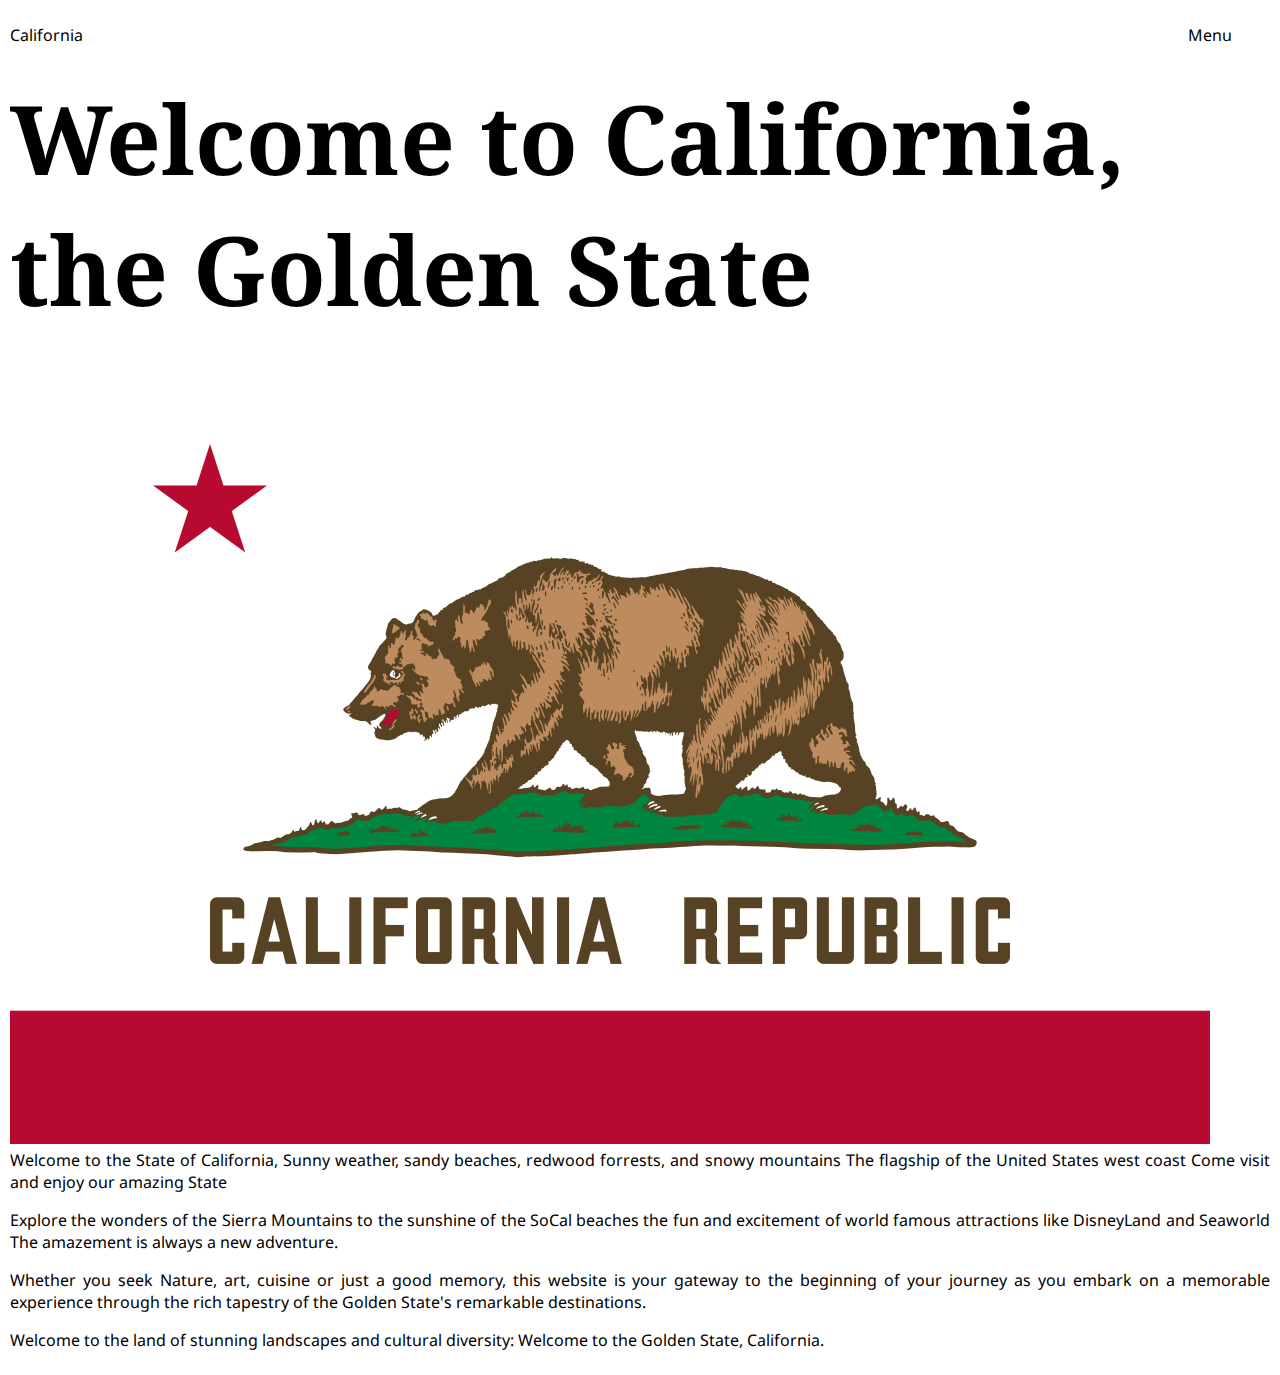
<file: California_Site/index.html>
<!DOCTYPE html>
<html lang="en">

<head>
    <meta charset="UTF-8">
    <meta name="viewport" content="width=device-width, initial-scale=1.0">
    <title>Welcome to the Golden State</title>
    <link rel="stylesheet" href="https://fonts.googleapis.com/css2?family=Noto+Serif"> 
    <link rel="stylesheet" href="https://fonts.googleapis.com/css2?family=Noto+Sans"> 
    <link rel="stylesheet" href="Styles/Base/basic_styles.css"> 
    <link rel="stylesheet" href="Styles/Pages/index.css"> 
</head>
<!-- Body and header with dropdown menu for nav-->
<body>
    <header>
        <p>California</p>
        <nav>
            <ul> <!-- Dropdown menu for homepage, this is pretty static across all pages-->
                <li class="dropdown-menu"><a href="#">Menu</a>
                    <ul class="dropdown-list">
                        <li><a href="sacramento.html">State Capitol</a></li>
                        <li><a href="la.html">Los Angeles</a></li>
                        <li><a href="sf.html">San Francisco</a></li>
                        <li><a href="sources.html">Sources</a></li>
                        <li><a href="contact.html">Contact</a></li>
                    </ul>
                </li>
            </ul>
        </nav>
    </header>
    <!-- Intro and main content -->
    <h1>Welcome to California, the Golden State</h1>
    <div id="main-container">
        <section>
            <!-- Image and alt text for main page -->
            <img class="section--image" id="Flag"
                src="Images/Flag.png" alt="Flag of California">
        </section>
        <aside>
            <p>
                <!-- Main Page Text -->
                Welcome to the State of California,
                Sunny weather, sandy beaches, redwood forrests, and snowy mountains
                The flagship of the United States west coast
                Come visit and enjoy our amazing State
            </p>
            <p>
                Explore the wonders of the Sierra Mountains to the sunshine of the SoCal beaches
                the fun and excitement of world famous attractions like DisneyLand and Seaworld
                The amazement is always a new adventure.
            </p>
            <p>
                Whether you seek Nature, art, cuisine or just a good memory, this 
                website is your gateway to the beginning of your journey
                as you embark on a memorable experience through the rich tapestry of the Golden State's
                remarkable destinations.
            </p>
            <p>
                Welcome to the land of stunning landscapes and cultural diversity:
                Welcome to the Golden State, California.

            </p>
        </aside>
    </div>
</body>

</html>
</file>
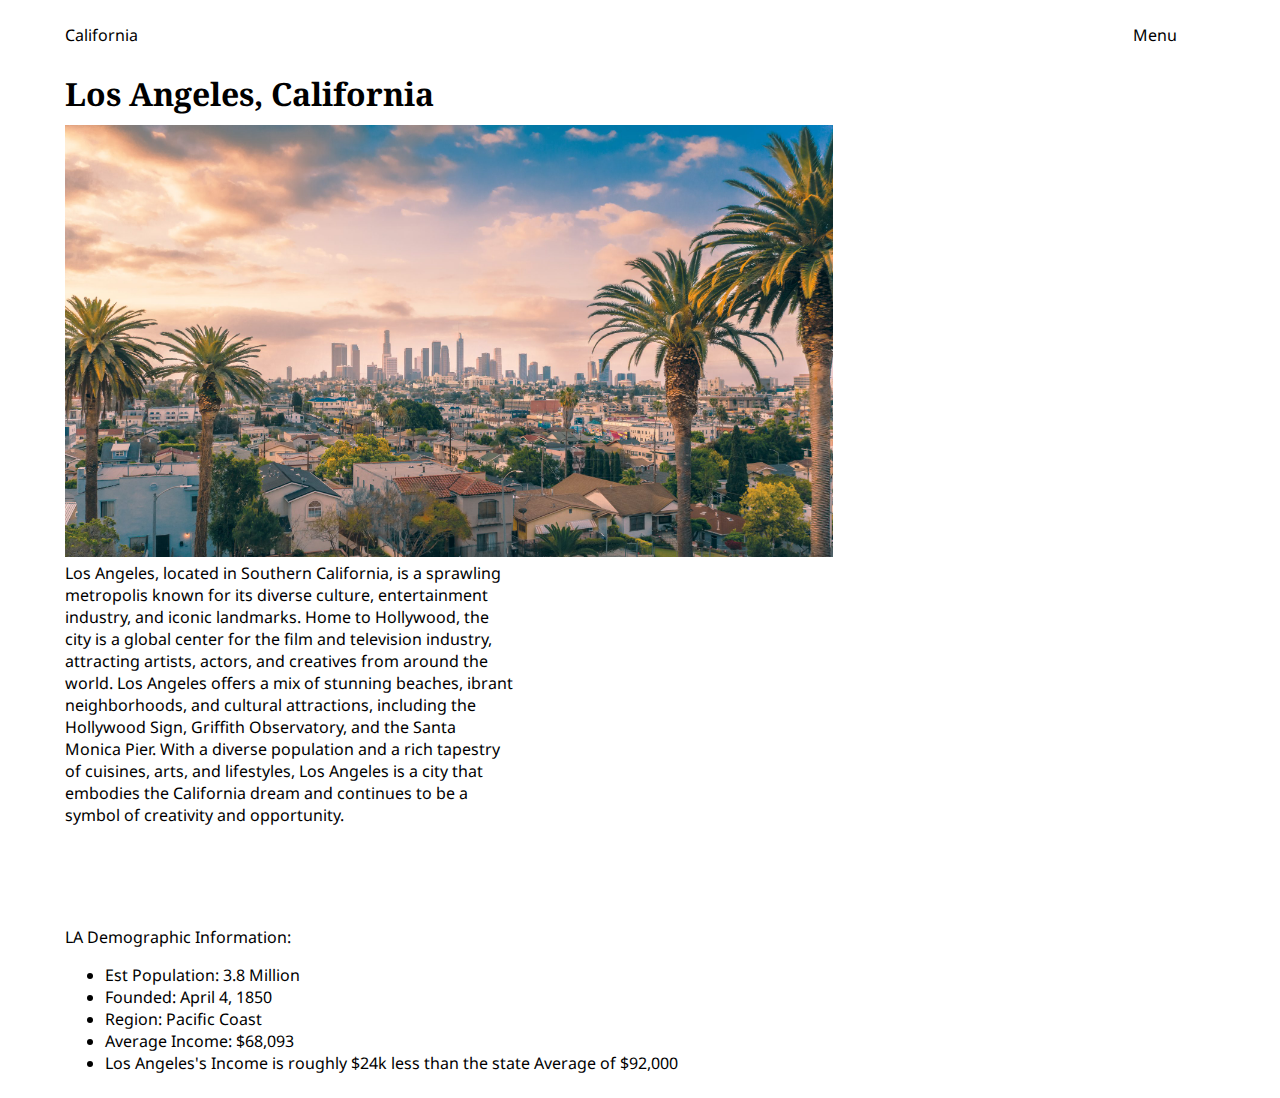
<file: California_Site/la.html>
<!DOCTYPE html>
<html lang="en">

<head>
    <meta charset="UTF-8">
    <meta name="viewport" content="width=device-width, initial-scale=1.0">
    <title>LA, Los Angeles, California</title>
    <link rel="stylesheet" href="https://fonts.googleapis.com/css2?family=Noto+Serif">
    <link rel="stylesheet" href="https://fonts.googleapis.com/css2?family=Noto+Sans">
    <link rel="stylesheet" href="Styles/Base/basic_styles.css">
    <link rel="stylesheet" href="Styles/Base/city_styles.css">
    <link rel="stylesheet" href="Styles/Pages/la.css">
</head>

<body>
    <header>
        <p>California</p>
        <nav>
            <ul><!-- Menu Button for Los Angeles Page -->
                <li class="dropdown-menu"><a href="#">Menu</a>
                    <ul class="dropdown-list">
                        <li><a href="index.html">Home</a></li>
                        <li><a href="la.html">State Capitol</a></li>
                        <li><a href="sf.html">San Francisco</a></li>
                        <li><a href="sources.html">Sources</a></li>
                        <li><a href="contact.html">Contact</a></li>
                    </ul>
                </li>
            </ul>
        </nav>
    </header>

    <h1>Los Angeles, California</h1>
    <div id="main-page-contents">
        <section>
            <!-- Image and alt text for LA page-->
            <img id="main-image" src="Images/palm.jpg"
                alt="Skyline of Los Angeles">

        </section>
        <aside> <!-- Main Body text for Los Angeles Page-->
            <p>Los Angeles, located in Southern California, is a sprawling metropolis known for its diverse culture, entertainment industry, 
                and iconic landmarks. Home to Hollywood, the city is a global center for the film and television industry, 
                attracting artists, actors, and creatives from around the world. Los Angeles offers a mix of stunning beaches, 
                ibrant neighborhoods, and cultural attractions, including the Hollywood Sign, Griffith Observatory, and the Santa Monica Pier. 
                With a diverse population and a rich tapestry of cuisines, arts, and lifestyles, 
                Los Angeles is a city that embodies the California dream and continues to be a symbol of creativity and opportunity.
            </p>
            <!-- Demographic information for LA-->
            <div class="aside-funbox">
                <p>LA Demographic Information:</p>
                <ul>
                    <li>Est Population: 3.8 Million</li>
                    <li>Founded: April 4, 1850</li>
                    <li>Region: Pacific Coast</li>
                    <li>Average Income: $68,093</li>
                    <li>Los Angeles's Income is roughly $24k less than the state Average of $92,000</li>
                </ul>
            </div>
        </aside>
    </div>
</body>

</html>
</file>
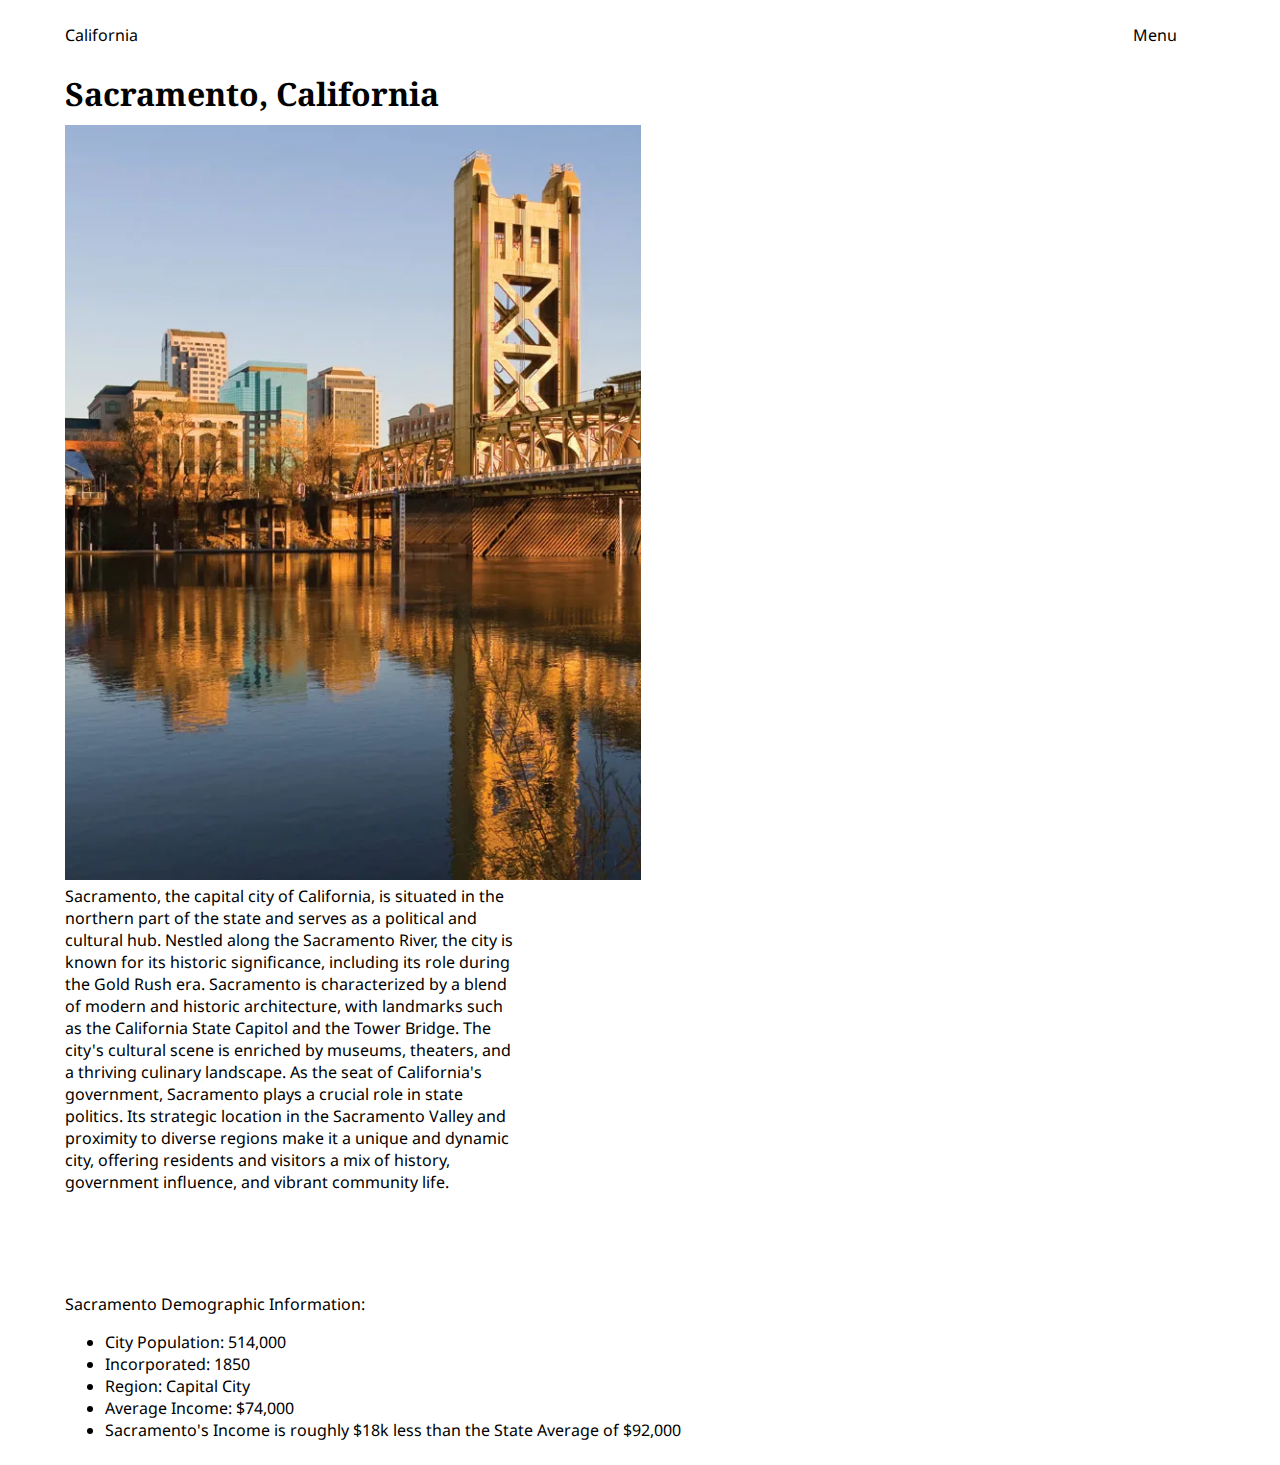
<file: California_Site/sacramento.html>
<!DOCTYPE html>
<html lang="en">

<head>
    <meta charset="UTF-8">
    <meta name="viewport" content="width=device-width, initial-scale=1.0">
    <title>Sacramento, California</title>
    <link rel="stylesheet" href="https://fonts.googleapis.com/css2?family=Noto+Serif">
    <link rel="stylesheet" href="https://fonts.googleapis.com/css2?family=Noto+Sans">
    <link rel="stylesheet" href="Styles/Base/basic_styles.css">
    <link rel="stylesheet" href="Styles/Base/city_styles.css">
    <link rel="stylesheet" href="Styles/Pages/sacramento.css">

</head>

<body>
    <header>
        <p>California</p>
        <nav>
            <ul>
                <li class="dropdown-menu"><a href="#">Menu</a>
                    <ul class="dropdown-list">
                        <li><a href="index.html">Home</a></li>
                        <li><a href="la.html">Los Angeles</a></li>
                        <li><a href="sf.html">San Francisco</a></li>
                        <li><a href="sources.html">Sources</a></li>
                        <li><a href="contact.html">Contact</a></li>
                    </ul>
                </li>
            </ul>
        </nav>
    </header>

    <h1>Sacramento, California</h1>
    <div id="main-page-contents">
        <section><!-- Image and alt text for Sacramento Page-->
            <img id="main-image" src="Images/tower.webp"
                alt="Image of Iconic Tower Bridge in Sacramento">

        </section>
        <aside>
            <!-- Main Body text for Sacramento/Capital City Page -->
            <p> Sacramento, the capital city of California, is situated in the northern part of the state and serves as a political and cultural hub. 
                Nestled along the Sacramento River, the city is known for its historic significance, including its role during the Gold Rush era. 
                Sacramento is characterized by a blend of modern and historic architecture, with landmarks such as the California State Capitol and the Tower Bridge.

                The city's cultural scene is enriched by museums, theaters, and a thriving culinary landscape. 
                As the seat of California's government, Sacramento plays a crucial role in state politics. 
                Its strategic location in the Sacramento Valley and proximity to diverse regions make it a unique and dynamic city, 
                offering residents and visitors a mix of history, government influence, and vibrant community life.
            </p>
            <!-- Demographic Information for Sacramento Page-->
            <div class="aside-funbox">
                <p>Sacramento Demographic Information:</p>
                <ul>
                    <li>City Population: 514,000</li>
                    <li>Incorporated: 1850</li>
                    <li>Region: Capital City</li>
                    <li>Average Income: $74,000</li>
                    <li>Sacramento's Income is roughly $18k less than the State Average of $92,000 </li>
                </ul>

            </div>
        </aside>


    </div>
</body>

</html>
</file>
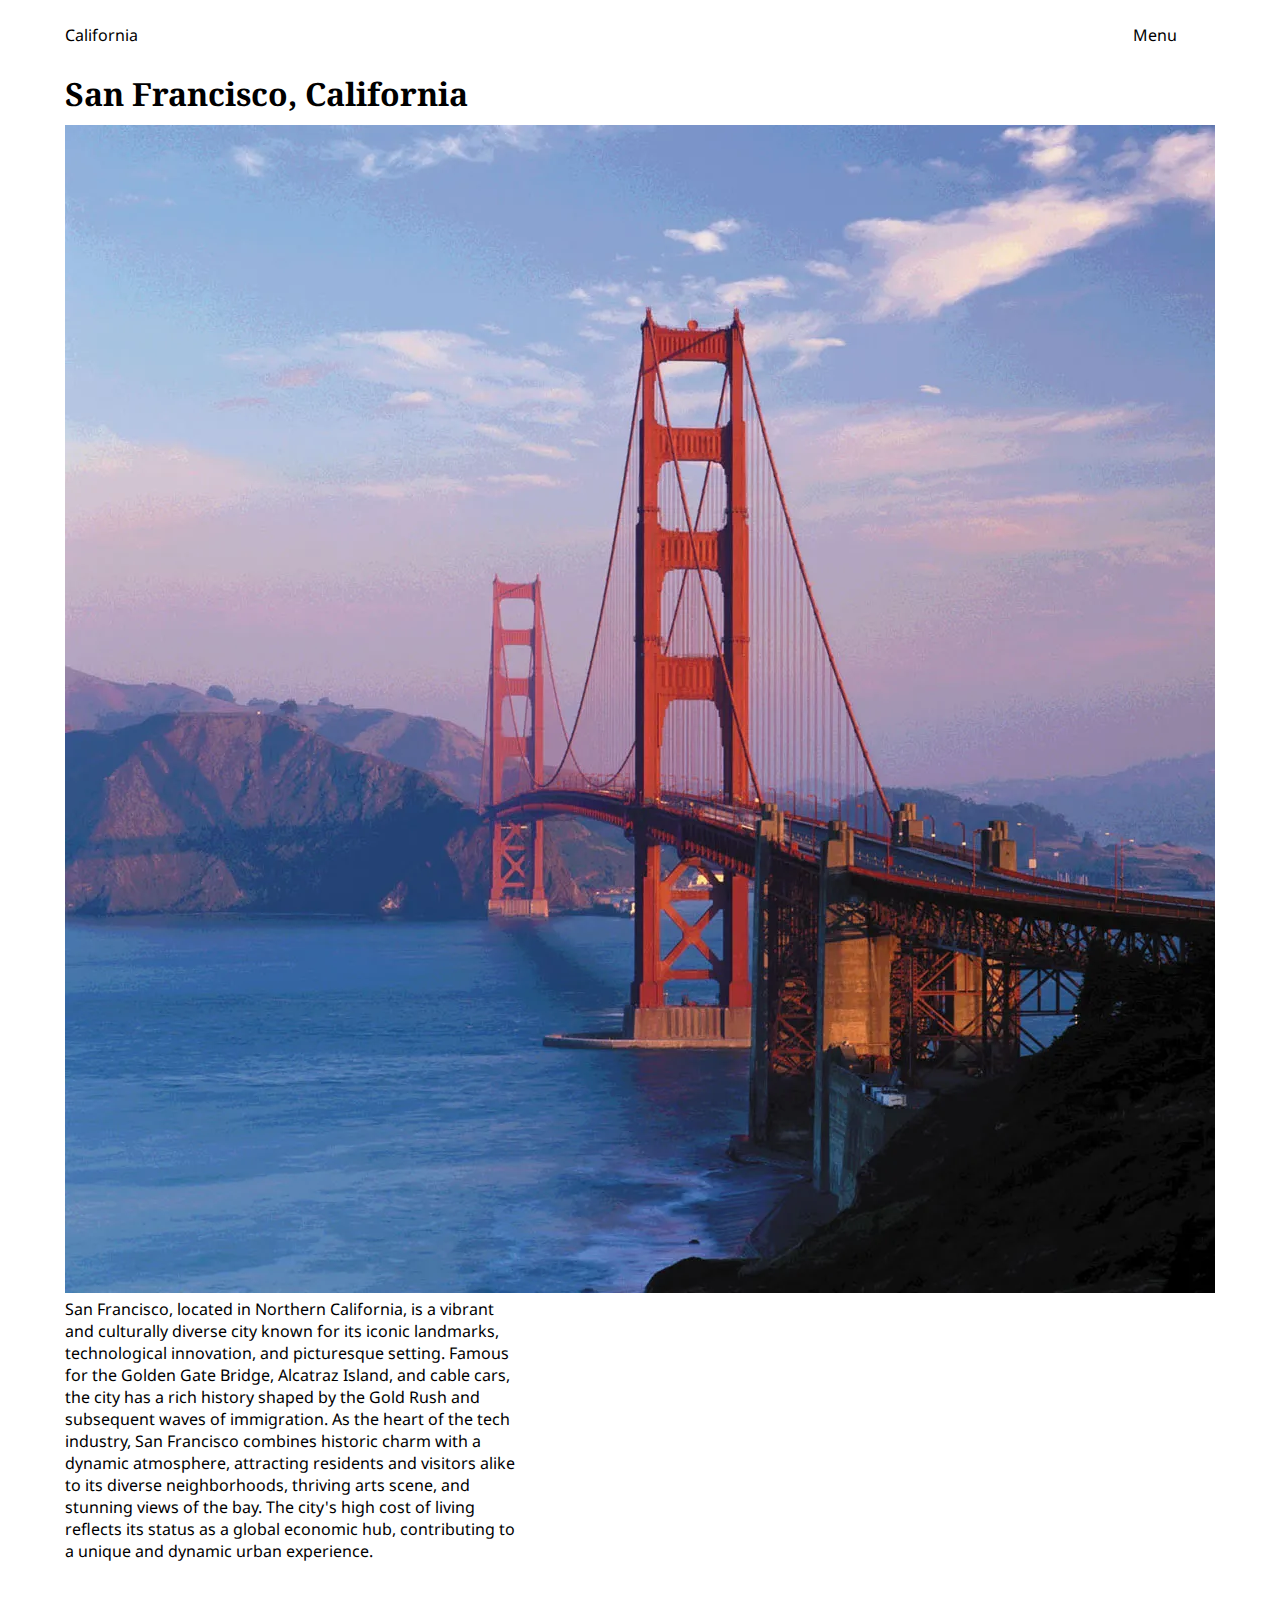
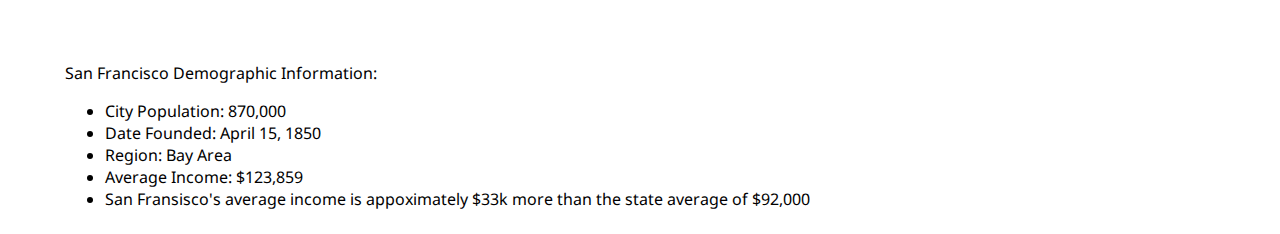
<file: California_Site/sf.html>
<!DOCTYPE html>
<html lang="en">

<head>
    <meta charset="UTF-8">
    <meta name="viewport" content="width=device-width, initial-scale=1.0">
    <title>San Francisco, California</title>
    <link rel="stylesheet" href="https://fonts.googleapis.com/css2?family=Noto+Serif">
    <link rel="stylesheet" href="https://fonts.googleapis.com/css2?family=Noto+Sans">
    <link rel="stylesheet" href="Styles/Base/basic_styles.css">
    <link rel="stylesheet" href="Styles/Base/city_styles.css">
    <link rel="stylesheet" href="Styles/Pages/sf.css"> 

</head>

<body>
    <header>
        <p>California</p>
        <nav>
            <ul>
                <li class="dropdown-menu"><a href="#">Menu</a>
                    <ul class="dropdown-list">
                        <li><a href="index.html">Home</a></li>
                        <li><a href="sacramento.html">State Capitol</a></li>
                        <li><a href="la.html">Los Angeles</a></li>
                        <li><a href="sources.html">Sources</a></li>
                        <li><a href="contact.html">Contact</a></li>
                    </ul>
                </li>
            </ul>
        </nav>
    </header>

    <h1>San Francisco, California</h1>
    <div id="main-page-contents">
        <section><!-- Image and alt text for SF page-->
            <img id="main-image" src="Images/sf.webp"
                alt="Golden Gate Bridge in San Francisco">

        </section>
        <aside> 
            <!-- Main Body Text for SF page -->
            <p> San Francisco, located in Northern California, 
                is a vibrant and culturally diverse city known for its iconic landmarks, 
                technological innovation, and picturesque setting. Famous for the Golden Gate Bridge, 
                Alcatraz Island, and cable cars, the city has a rich history shaped by the Gold Rush and subsequent waves of immigration. 
                As the heart of the tech industry, San Francisco combines historic charm with a dynamic atmosphere, 
                attracting residents and visitors alike to its diverse neighborhoods, thriving arts scene, and stunning views of the bay. 
                The city's high cost of living reflects its status as a global economic hub, contributing to a unique and dynamic urban experience.
            </p>
            <!-- Demographic information for SF page-->
            <div class="aside-funbox">
                <p>San Francisco Demographic Information:</p>
                <ul>
                    <li>City Population: 870,000</li>
                    <li>Date Founded: April 15, 1850</li>
                    <li>Region: Bay Area</li>
                    <li>Average Income: $123,859</li>
                    <li>San Fransisco's average income is appoximately $33k more than the state average of $92,000</li>
                </ul>

            </div>
        </aside>


    </div>
</body>

</html>
</file>
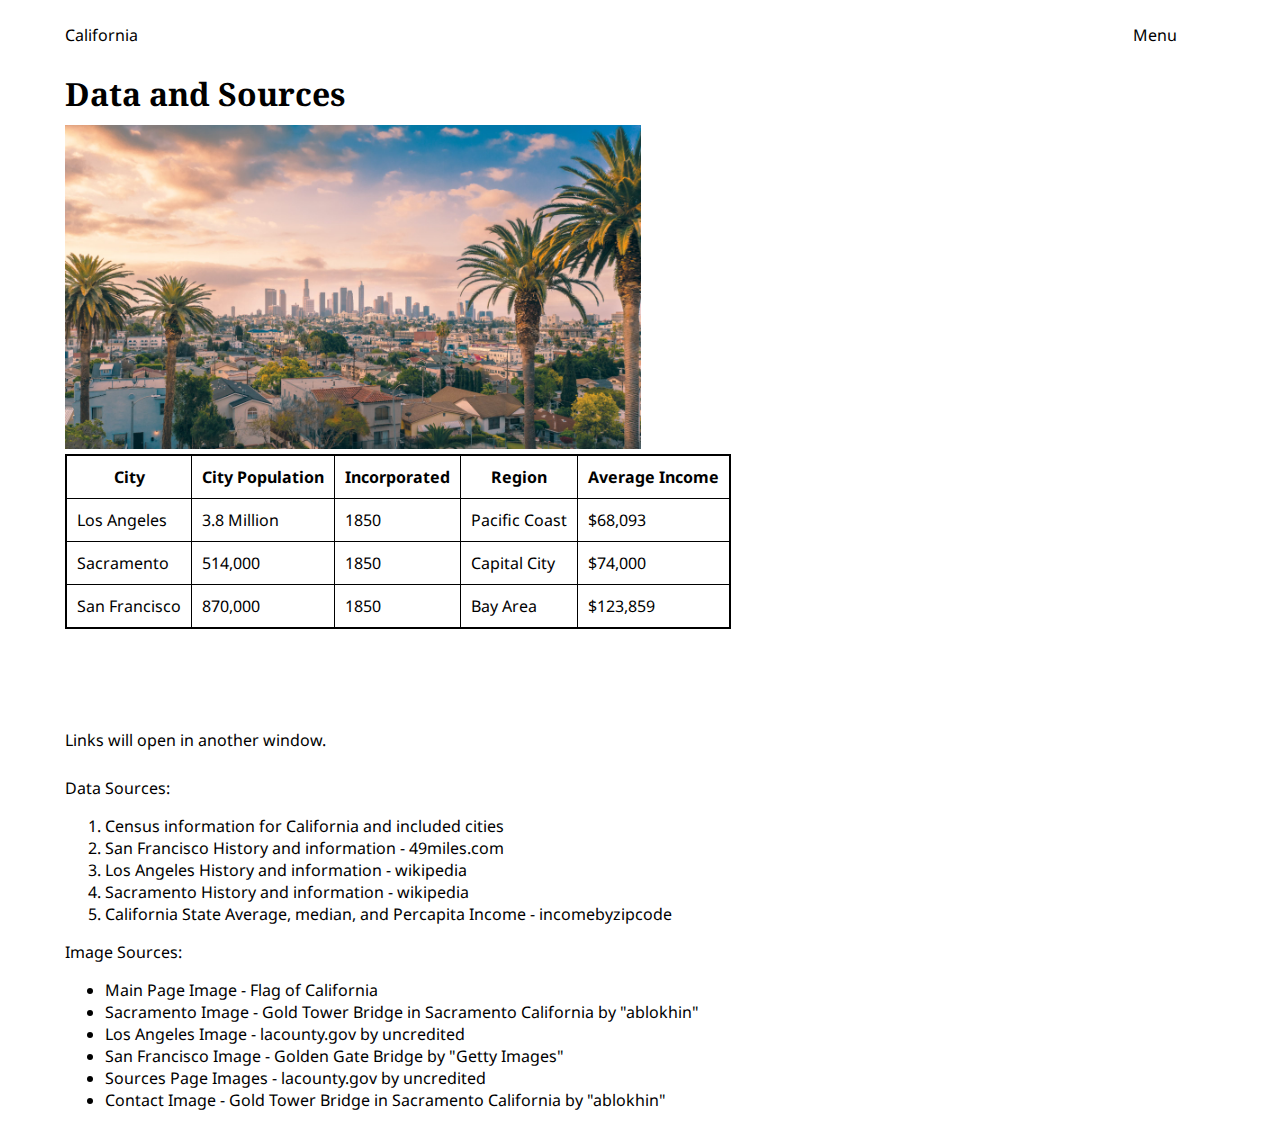
<file: California_Site/sources.html>
<!DOCTYPE html>
<html lang="en">

<head>
    <meta charset="UTF-8">
    <meta name="viewport" content="width=device-width, initial-scale=1.0">
    <title>Data and Sources</title>
    <link rel="stylesheet" href="https://fonts.googleapis.com/css2?family=Noto+Serif">
    <link rel="stylesheet" href="https://fonts.googleapis.com/css2?family=Noto+Sans">
    <link rel="stylesheet" href="Styles/Base/basic_styles.css">
    <link rel="stylesheet" href="Styles/Base/city_styles.css">
    <link rel="stylesheet" href="Styles/Base/sources_styles.css">
</head>

<body>
    <header>
        <p>California</p>
        <nav>
            <ul>
                <li class="dropdown-menu"><a href="#">Menu</a>
                    <ul class="dropdown-list">
                        <li><a href="index.html">Home</a></li>
                        <li><a href="sacramento.html">State Capitol</a></li>
                        <li><a href="la.html">Los Angeles</a></li>
                        <li><a href="sf.html">San Francisco</a></li>
                        <li><a href="sources.html">Sources</a></li>
                        <li><a href="contact.html">Contact</a></li>
                    </ul>
                </li>
            </ul>
        </nav>
    </header>

    <h1>Data and Sources</h1>
    <div id="main-page-contents">
        <section>
            <img id="main-image" src="Images/palm.jpg" alt="Los Angeles Skyline">

        </section>
        <aside>
            <table>
                <tr>
                    <th>City</th>
                    <th>City Population</th>
                    <th>Incorporated</th>
                    <th>Region</th>
                    <th>Average Income</th>
                </tr>
                <tr>
                    <td>Los Angeles</td>
                    <td>3.8 Million</td>
                    <td>1850</td>
                    <td>Pacific Coast</td>
                    <td>$68,093</td>
                </tr>
                <tr>
                    <td>Sacramento</td>
                    <td>514,000</td>
                    <td>1850</td>
                    <td>Capital City</td>
                    <td>$74,000</td>
                </tr>
                <tr>
                    <td>San Francisco</td>
                    <td>870,000</td>
                    <td>1850</td>
                    <td>Bay Area</td>
                    <td>$123,859</td>
                </tr>
            </table>
            <div class="aside-funbox">
                <p>Links will open in another window.</p>
                <div id="data-sources">
                    <p>Data Sources:</p>
                    <ol>
                        <li><a target="_blank"
                                href="https://www.census.gov/quickfacts/fact/table/CA/PST045223">
                                Census information for California and included cities
                            </a>
                        </li>
                        <li><a target="_blank" href="https://49miles.com/2022/a-brief-history-of-san-francisco-everything-you-need-to-know/#:~:text=The%20city's%20history%20is%20marked,rights%20movement%20of%20the%201970s.">
                                San Francisco History and information - 49miles.com</a>
                        </li>
                        <li><a target="_blank" href="https://en.wikipedia.org/wiki/Los_Angeles">
                                Los Angeles History and information - wikipedia</a>
                        </li>
                        <li><a target="_blank"
                                href="https://en.wikipedia.org/wiki/Sacramento,_California">
                                Sacramento History and information - wikipedia</a>
                        </li>
                        <li><a target="_blank"
                            href="https://www.incomebyzipcode.com/california">
                            California State Average, median, and Percapita Income - incomebyzipcode</a>
                        </li>
                    </ol>
                </div>
                <div id="">
                    <p>Image Sources:</p>
                    <ul>
                        <li><a href="https://en.wikipedia.org/wiki/Flag_of_California">Main Page Image - Flag of California </a></li>
                        <li><a href="https://www.istockphoto.com/photo/gold-tower-bridge-in-sacramento-california-during-blue-sunset-with-downtown-and-goose-gm855702542-140821297">Sacramento Image - Gold Tower Bridge in Sacramento California by "ablokhin"
                                </a></li>
                        <li><a href="https://lacounty.gov/government/about-la-county/about/">Los Angeles Image - lacounty.gov by uncredited </a></li>
                        <li><a
                                href="https://www.britannica.com/place/San-Francisco-California">
                                San Francisco Image - Golden Gate Bridge by "Getty Images"</a></li>
                        <li><a href="https://lacounty.gov/government/about-la-county/about/">Sources Page Images - lacounty.gov by uncredited
                                </a></li>
                        <li><a href="https://www.istockphoto.com/photo/gold-tower-bridge-in-sacramento-california-during-blue-sunset-with-downtown-and-goose-gm855702542-140821297">Contact Image - Gold Tower Bridge in Sacramento California by "ablokhin" </a></li>
                    </ul>
                </div>
            </div>
        </aside>


    </div>
</body>

</html>
</file>
<file: California_Site/Styles/Base/basic_styles.css>
body {
    margin-left: 65px;
    margin-right: 65px;
    color: black;
    background-color: white;
    font-family: 'Noto Sans';
}

h1 {
    margin-bottom: 10px;
    margin-top: 10px;
    font-family: 'Noto Serif';
}

a {
    color: black;
    text-decoration-line: none;
    width: max-content;
}

a:visited {
    color: black;
}

a:hover {
    color: black;
    text-shadow: 0px 0px 0.125rem black;
    transition: all 0.3s;
}

header {
    display: flex;
    justify-content: space-between;
}

nav li .dropdown-list a {
    font-size: .8rem;
}

nav ul li {
    display: inline-block;
}

.dropdown-menu {
    position: relative;
    right: 3vw;
}

.dropdown-list {
    display: none;
    position: absolute;
    left: -10%;
    padding-left: 10%;
    background-color: white;
    width: max-content;
}

.dropdown-list li {
    display: block;
}

.dropdown-menu:hover .dropdown-list {
    display: block;
}

.dropdown-menu li {
    padding-top: 10px;
    padding-bottom: 10px;
}

aside p {
    margin-top: 0px;
}

table {
    border-collapse: collapse;
    border: 2px solid black;
    width: 100%;
}

th,
td {
    padding: 10px;
    border: 1px solid black;
}

th {
    background-color: white;
    font-weight: bold;
}

form {
    display: flex;
    flex-direction: column;
    align-items: center;
    max-width: 400px;
    margin: 0 auto;
}

form div {
    display: flex;
    flex-direction: column;
    margin-bottom: 15px;
}

@media screen and (max-width:900px) {
    nav div {
        margin-left: 0px
    }
}


/* Modelled much of the stylistic choices off of similar pages that I used for my Data and sources information by inspecting HTML element*/
</file>
<file: California_Site/Styles/Pages/index.css>
h1 {
     font-size: 12rem;
 }

 #main-container {
     display: flex;
 }

 .section--image {
     width: 75vw;
 }

 aside {
     text-align: justify;
     margin-left: 65px;
     width: 30ch;
 }

 @media screen and (max-width:1300px) {
     h1 {
         font-size: 6rem;
     }

     aside {
         margin-left: 30px;
     }

 }

 @media screen and (max-width:1500px) {
     body {
         margin-left: 10px;
         margin-right: 10px;
     }

     .section--image {
         width: 100%;
     }

     #main-container {
         flex-wrap: wrap;
         align-content: flex-start;
     }

     aside {
         margin-left: 0;
         width: 100%;
     }

 }


/* Modelled much of the stylistic choices off of similar pages that I used for my Data and sources information by inspecting HTML element*/
</file>
<file: California_Site/Styles/Base/city_styles.css>
#main-page-contents {
    display: flex;
    align-content: center;
}

section {
    width: 40vw;
    overflow: hidden;
    height: 85vh;
}

#main-image {
    width: 90vw;
    position: relative;
    left: -25vw;
    top: -10vh;
}

aside {
    margin-left: 65px;
}

.aside-funbox {
    margin-top: 100px;
}

aside p {
    max-width: 50ch;
}

@media screen and (max-width:1500px) {
    #main-page-contents {
        flex-wrap: wrap;
    }

    section {
        height: auto;
        width: auto;
    }

    #main-image {
        width: 100vw;
        position: static;
    }

    aside {
        margin-left: 0px;
    }
}

@media screen and (max-width:500px) {
    #main-image {
        height: 100vw;
        width: auto;
        margin-left: -60vw;

    }
}

/* Modelled much of the stylistic choices off of similar pages that I used for my Data and sources information by inspecting HTML element*/
</file>
<file: California_Site/Styles/Pages/la.css>
#main-image {
    width: 60vw;
    left: -12vw;
    top: -30vh;
}

@media screen and (max-width:500px) {
    #main-image {
        margin-left: 0;
    }
}


/* Modelled much of the stylistic choices off of similar pages that I used for my Data and sources information by inspecting HTML element*/
</file>
<file: California_Site/Styles/Pages/sacramento.css>
#main-image {
    width: 45vw;
    left: -5vw;
    top: -18vw;
}

@media screen and (max-width:500px) {
    section {
        height: 70vh;
        width: auto;
    }

    #main-image {
        position: static;
        height: auto;
        width: 100vw;
        margin-left: -35vw;
        top: -30vh;
    }
}


/* Modelled much of the stylistic choices off of similar pages that I used for my Data and sources information by inspecting HTML element*/
</file>
<file: California_Site/Styles/Pages/sf.css>
#main-image {
    width: auto;
    left: -5vw;
}

@media screen and (max-width:500px) {
    #main-image {
        margin-left: -20vw;
    }
}

/* Modelled much of the stylistic choices off of similar pages that I used for my Data and sources information by inspecting HTML element*/
</file>
<file: California_Site/Styles/Base/sources_styles.css>
#main-image {
    top: -40vh;
    width: 45vw;
    left: 0;
}

#data-sources {
    margin-top: 10px;
    float: left;
}

#image-sources {
    margin-top: 10px;
    float: right;
}

@media screen and (max-width:500px) {
    #main-image {
        margin-left: 0;
        height: auto;
        width: 100vw;
    }
}


/* Modelled much of the stylistic choices off of similar pages that I used for my Data and sources information by inspecting HTML element*/
</file>
